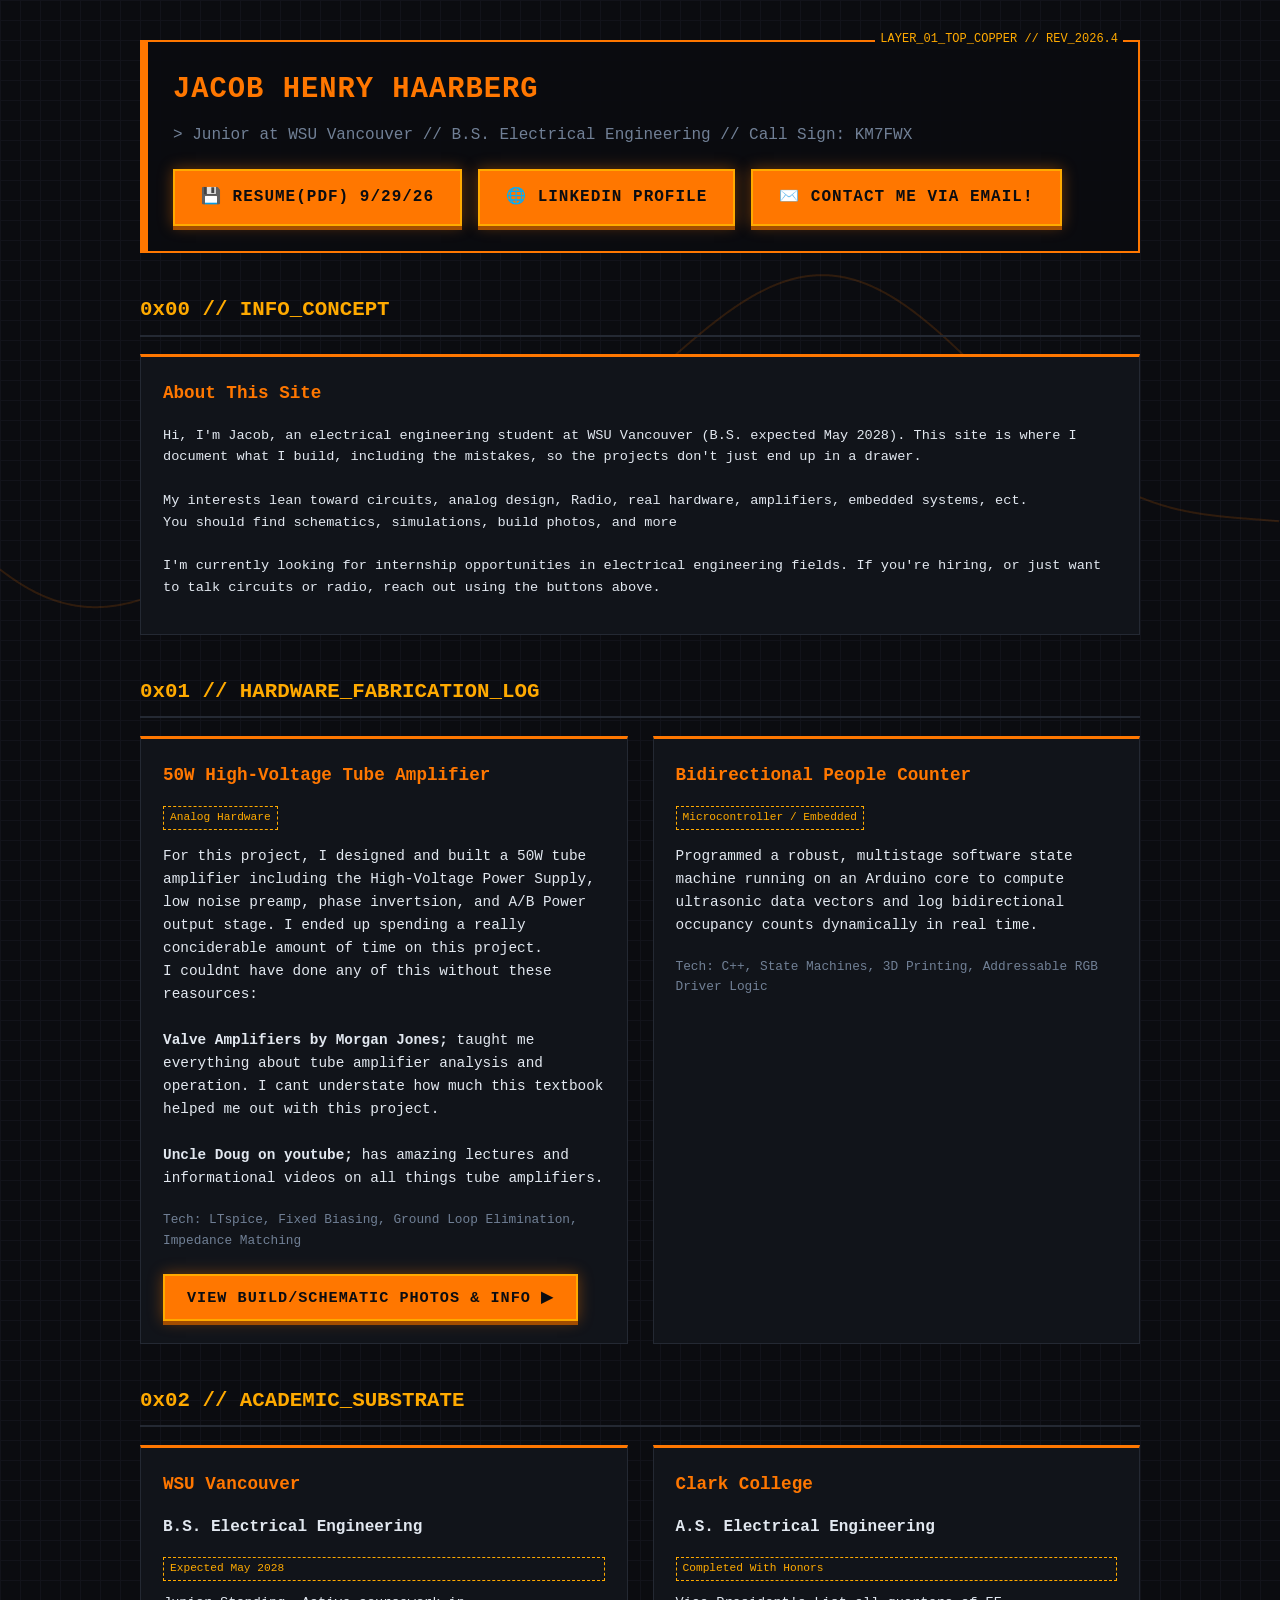
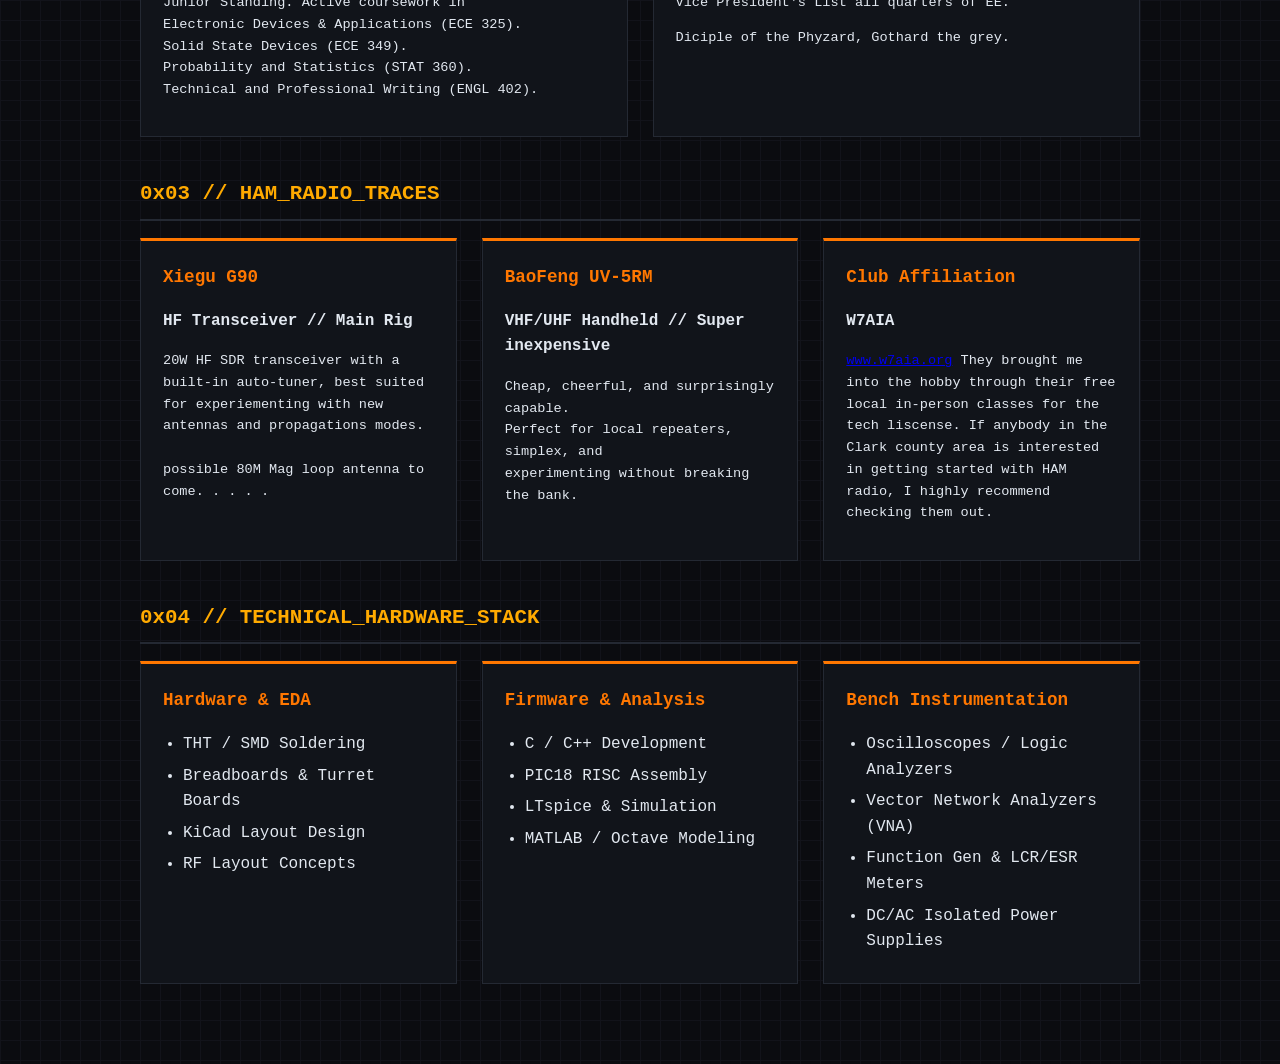
<file: index.html>
<!DOCTYPE html>
<html lang="en">
<head>
    <meta charset="UTF-8">
    <meta name="viewport" content="width=device-width, initial-scale=1.0">
    <title>Jacob Henry Haarberg | Electrical Engineering Portfolio</title>
    <link rel="stylesheet" href="style.css">
</head>
<body>



    <div class="container">
        <!-- HEADER / SILKSCREEN FABRIC-BLOCK REGISTRATION -->
        <header class="terminal-header">
            <h1>JACOB HENRY HAARBERG</h1>
            <p class="subtitle">> Junior at WSU Vancouver // B.S. Electrical Engineering //  Call Sign: KM7FWX</p>
            <div class="cv-links">
                <!-- Point these to where your physical PDFs are stored in your root directory -->
                <a href="jacob's_resume.pdf" class="btn" download>💾 Resume(PDF) 9/29/26</a>
                <a href="https://www.linkedin.com/in/jacob-henry-haarberg-58b234398/" target="_blank" class="btn">🌐 LinkedIn Profile</a>
                <a href="mailto:Jacob.Haarberg@outlook.com" class="btn">✉️ Contact Me Via Email!</a>
            </div>

        </header>



    <!-- Real-time Oscilloscope Background Trace Engine -->
    <canvas id="scopeCanvas"></canvas>
    


<!-- Introduction/info page -->
<section class="skills-section">
    <h2>0x00 // INFO_CONCEPT</h2>
    <div class="skills-grid">
        <div class="skill-card">
            <h3>About This Site</h3>
            <p style="font-size: 0.85rem; margin-top: 10px;">
                Hi, I'm Jacob, an electrical engineering student at WSU Vancouver
                (B.S. expected May 2028). This site is where I document what I build,
                including the mistakes, so the projects don't just end up in a drawer.
                <br><br>
                My interests lean toward circuits, analog design, Radio, real hardware, amplifiers,
                embedded systems, ect.<br>
                You should find schematics, simulations, build
                photos, and more
                <br><br>
                I'm currently looking for internship opportunities in
                electrical engineering fields. If you're hiring, or just want to talk
                circuits or radio, reach out using the buttons above.
            </p>
        </div>
    </div>
</section>



        <!-- HARDWARE PROJECTS GALLERY -->
        <section class="projects-section">
            <h2>0x01 // HARDWARE_FABRICATION_LOG</h2>
            <div class="projects-grid">
                
                <!-- Project 1: Tube Amp -->
                <article class="project-card">
                    <div class="project-header">
                        <h3>50W High-Voltage Tube Amplifier</h3>
                        <span class="status-tag">Analog Hardware</span>
                    </div>
                    <p class="project-desc">For this project, I designed and built a 50W tube amplifier including the High-Voltage Power Supply, low noise preamp, phase invertsion, and A/B Power output stage. I ended up spending a really conciderable amount of time on this project. 
                    <br>I couldnt have done any of this without these reasources: 
                    <br> <br><strong>Valve Amplifiers by Morgan Jones;</strong> taught me everything about tube amplifier analysis and operation. I cant understate how much this textbook helped me out with this project.
                    <br> <br><strong>Uncle Doug on youtube;</strong> has amazing lectures and informational videos on all things tube amplifiers.  </p>
                    <p style="font-size:0.8rem; color:var(--text-muted);">Tech: LTspice, Fixed Biasing, Ground Loop Elimination, Impedance Matching</p>
                    <div class="project-links">
                        <button class="btn-sm modal-trigger" data-target="amp-modal">View Build/Schematic Photos & info</button>
                    </div>
                </article>

                <!-- Project 2: People Counter -->
                <article class="project-card">
                    <div class="project-header">
                        <h3>Bidirectional People Counter</h3>
                        <span class="status-tag">Microcontroller / Embedded</span>
                    </div>
                    <p class="project-desc">Programmed a robust, multistage software state machine running on an Arduino core to compute ultrasonic data vectors and log bidirectional occupancy counts dynamically in real time.</p>
                    <p style="font-size:0.8rem; color:var(--text-muted);">Tech: C++, State Machines, 3D Printing, Addressable RGB Driver Logic</p>
                </article>

            </div>
        </section>
        


        <!-- EDUCATION MATRIX -->
        <section class="skills-section">
            <h2>0x02 // ACADEMIC_SUBSTRATE</h2>
            <div class="skills-grid">
                <div class="skill-card">
                    <h3>WSU Vancouver</h3>
                    <p><strong>B.S. Electrical Engineering</strong></p>
                    <p class="status-tag">Expected May 2028</p>
                    <p style="font-size: 0.85rem; margin-top: 10px;">Junior Standing. Active coursework in <br>
                        Electronic Devices & Applications (ECE 325). <br>
                        Solid State Devices (ECE 349). <br>
                        Probability and Statistics (STAT 360).<br>
                        Technical and Professional Writing (ENGL 402).<br>
                        </p>
                </div>
                <div class="skill-card">
                    <h3>Clark College</h3>
                    <p><strong>A.S. Electrical Engineering</strong></p>
                    <p class="status-tag">Completed With Honors</p>
                    <p style="font-size: 0.85rem; margin-top: 10px;">Vice President's List all quarters of EE.</p>
                    <p style="font-size: 0.85rem; margin-top: 10px;">Diciple of the Phyzard, Gothard the grey.</p>
                </div>
            </div>
        </section>



<!-- HAM Radio Traces -->
<section class="skills-section">
    <h2>0x03 // HAM_RADIO_TRACES</h2>
    <div class="skills-grid">
        <div class="skill-card">
            <h3>Xiegu G90</h3>
            <p><strong>HF Transceiver // Main Rig</strong></p>
            <p style="font-size: 0.85rem; margin-top: 10px;">
                20W HF SDR transceiver with a built-in auto-tuner,
                 best suited for experiementing with new antennas and propagations modes.
                <br><br>possible 80M Mag loop antenna to come. . . . .    
                </bk>
            </p>
        </div>
        <div class="skill-card">
            <h3>BaoFeng UV-5RM</h3>
            <p><strong>VHF/UHF Handheld // Super inexpensive </strong></p>
            <p style="font-size: 0.85rem; margin-top: 10px;">
                Cheap, cheerful, and surprisingly capable.<br>
                Perfect for local repeaters, simplex, and<br>
                experimenting without breaking the bank.
            </p>
        </div>
        <div class="skill-card">
            <h3>Club Affiliation</h3>
            <p><strong>W7AIA</strong></p>
            <p style="font-size: 0.85rem; margin-top: 10px;">
                <a href="https://www.w7aia.org/" target="_blank" rel="noopener noreferrer">www.w7aia.org</a>
                They brought me into the hobby through their free local in-person classes for the tech liscense. 
                If anybody in the Clark county area is interested in getting started with HAM radio, I highly recommend checking them out.
            </p>
        </div>
    </div>
</section>



        <!-- SKILLS MATRIX -->
        <section class="skills-section">
            <h2>0x04 // TECHNICAL_HARDWARE_STACK</h2>
            <div class="skills-grid">
                <div class="skill-card">
                    <h3>Hardware & EDA</h3>
                    <ul>
                        <li>THT / SMD Soldering</li>
                        <li>Breadboards & Turret Boards</li>
                        <li>KiCad Layout Design</li>
                        <li>RF Layout Concepts</li>
                    </ul>
                </div>
                <div class="skill-card">
                    <h3>Firmware & Analysis</h3>
                    <ul>
                        <li>C / C++ Development</li>
                        <li>PIC18 RISC Assembly</li>
                        <li>LTspice & Simulation</li>
                        <li>MATLAB / Octave Modeling</li>
                    </ul>
                </div>
                <div class="skill-card">
                    <h3>Bench Instrumentation</h3>
                    <ul>
                        <li>Oscilloscopes / Logic Analyzers</li>
                        <li>Vector Network Analyzers (VNA)</li>
                        <li>Function Gen & LCR/ESR Meters</li>
                        <li>DC/AC Isolated Power Supplies</li>
                    </ul>
                </div>
            </div>
        </section>



    <!-- MODAL POPUPS (TRIGGERS TO SHOW SCHEMATICS OR PHOTOS) -->
<!-- AMP MODAL -->
<div id="amp-modal" class="modal">
    <div class="modal-content">
        <span class="close-btn">&times;</span>
        <h2>50W High-Voltage Tube Amp — LTspice & Assembly Specs</h2>
        <div class="gallery" data-gallery="amp"></div>
    </div>
</div>

<!-- COUNTER MODAL -->
<div id="counter-modal" class="modal">
    <div class="modal-content">
        <span class="close-btn">&times;</span>
        <h2>3D Printed RGB 7-Segment Display Module</h2>
        <div class="gallery" data-gallery=t-desc">Programmed a robust, multistage software state machine running on an Arduino core to compute ultrasonic data vectors and log bidirectional occupancy counts dynamically in real time.</p>
                    <p style="font-size:0.8rem; color:var(--text-muted);">Tech: C++, State Machines, 3D Printing, Addressable RGB Driver Logic</p>
                </article>"counter"></div>
    </div>
</div>

    <script src="script.js"></script>
</body>
</html>
</file>
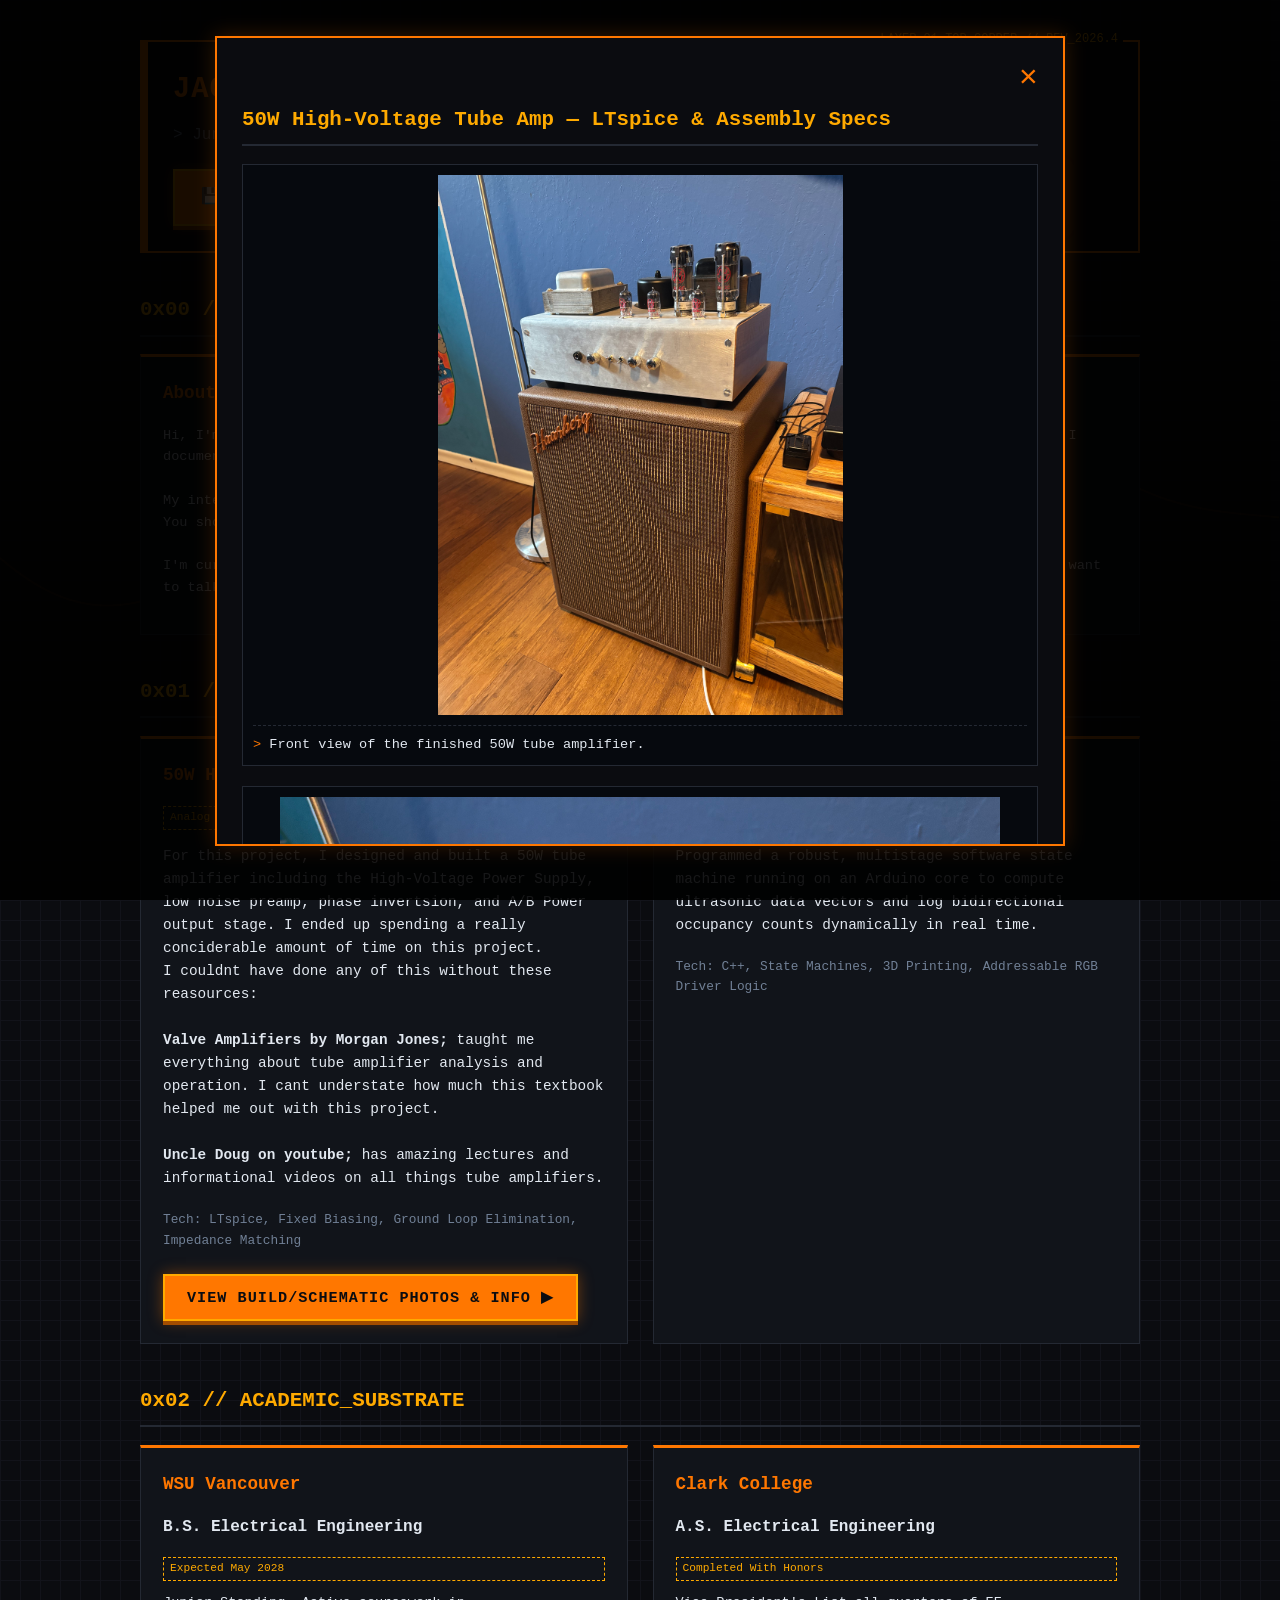
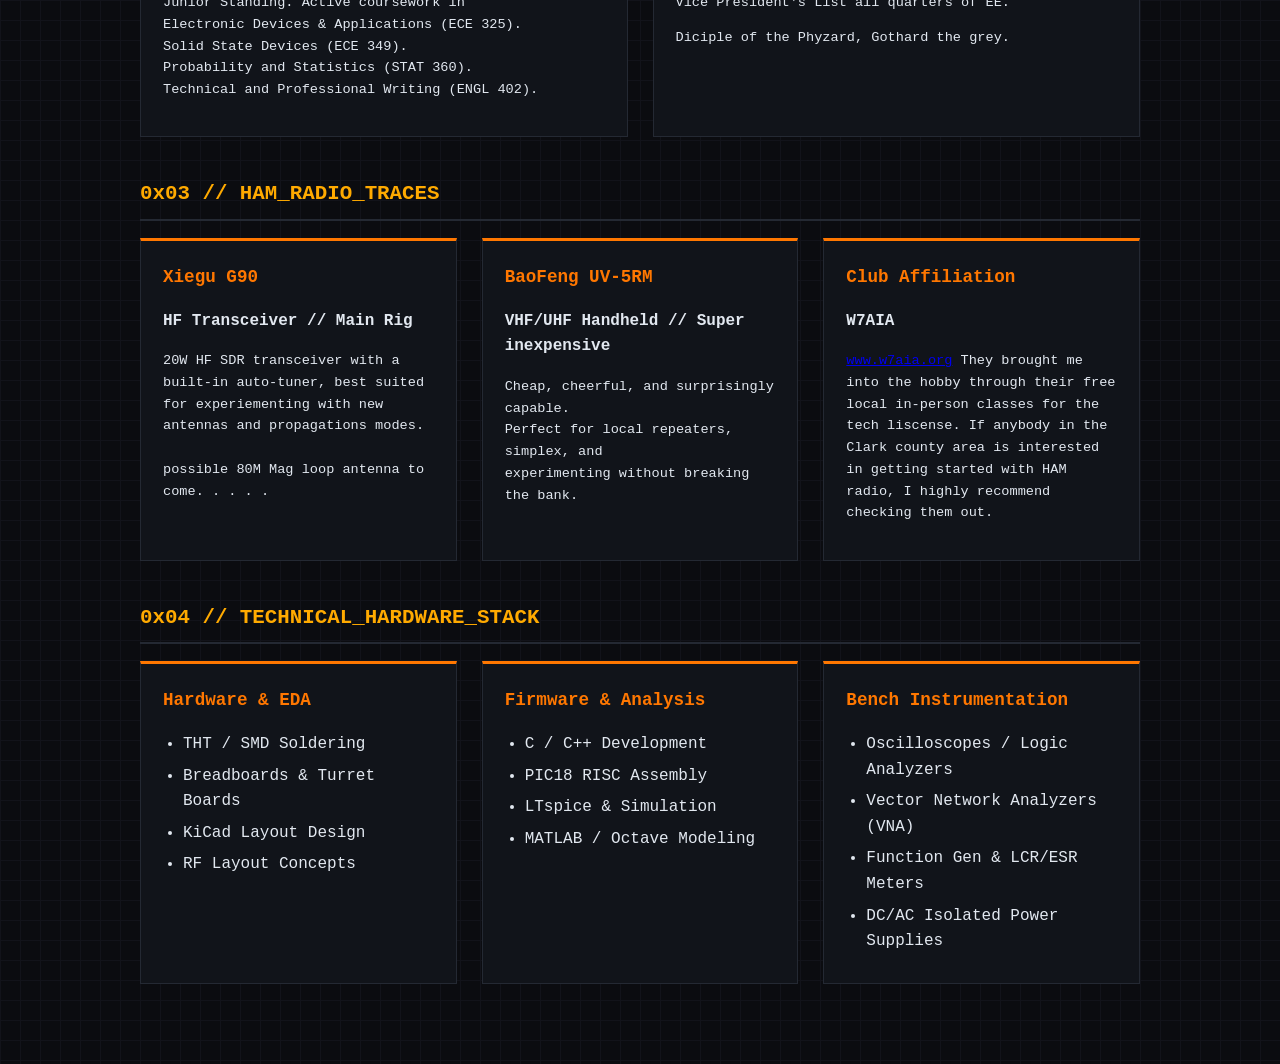
<file: tubeamp/index.html>
<!DOCTYPE html>
<html lang="en">
<head>
    <meta charset="UTF-8">
    <title>50W Tube Amp | Jacob Haarberg</title>
    <meta http-equiv="refresh" content="0; url=../index.html#amp-modal">
    <link rel="canonical" href="https://jacobhaarberg.dev/">
    <script>window.location.replace("../index.html#amp-modal");</script>
</head>
<body>
    <p>Redirecting to the <a href="../index.html#amp-modal">50W tube amp build</a>...</p>
</body>
</html>
</file>
<file: style.css>
:root {
    --bg-color: #0b0c10;          /* Deep matte obsidian black */
    --pcb-grid: #12131a;          /* Background substrate grid line */
    --copper-orange: #ff7700;     /* Vibrant trace copper orange */
    --solder-gold: #ffaa00;       /* Component pads and highlights */
    --text-primary: #e2e8f0;      /* Clean, readable technical white */
    --text-muted: #718096;        /* Subdued text for structural notes */
    --border-trace: #242933;      /* Dark trace lines */
}

body {
    background-color: var(--bg-color);
    /* PCB Substrate grid pattern */
    background-image: 
        linear-gradient(var(--pcb-grid) 1px, transparent 1px),
        linear-gradient(90deg, var(--pcb-grid) 1px, transparent 1px);
    background-size: 20px 20px;
    color: var(--text-primary);
    font-family: 'Courier New', Courier, monospace;
    line-height: 1.6;
    margin: 0;
    padding: 0;
}

/* Removes the old fuzzy CRT line overlay completely */
.crt-overlay {
    display: none;
}

.container {
    max-width: 1000px;
    margin: 0 auto;
    padding: 40px 20px;
}

/* Header styled like a manufacturing fabrication block */
header.terminal-header {
    border: 2px solid var(--copper-orange);
    border-left: 8px solid var(--copper-orange); /* Thick trace anchor */
    padding: 25px;
    background: rgba(11, 12, 16, 0.9);
    margin-bottom: 40px;
    position: relative;
}

/* Small aesthetic designators mimicking silkscreen markings */
header.terminal-header::before {
    content: "LAYER_01_TOP_COPPER // REV_2026.4";
    position: absolute;
    top: -12px;
    right: 15px;
    background: var(--bg-color);
    color: var(--solder-gold);
    font-size: 0.75rem;
    padding: 0 5px;
}

h1 { 
    color: var(--copper-orange); 
    margin: 0 0 10px 0; 
    font-size: 1.8rem;
    font-weight: 700;
    letter-spacing: 1px;
}

h2 { 
    color: var(--solder-gold); 
    border-bottom: 2px solid var(--border-trace); 
    padding-bottom: 8px;
    font-size: 1.3rem;
    margin-top: 40px;
}

.subtitle {
    color: var(--text-muted);
    margin: 0 0 20px 0;
}

/* Technical Copper Interface Buttons */
.btn, .btn-sm {
    background: transparent;
    color: var(--copper-orange);
    border: 1px solid var(--copper-orange);
    padding: 10px 18px;
    cursor: pointer;
    font-family: inherit;
    font-weight: bold;
    text-decoration: none;
    display: inline-block;
    margin-right: 12px;
    margin-top: 10px;
    transition: all 0.2s ease-in-out;
}

.btn:hover, .btn-sm:hover {
    background: rgba(255, 119, 0, 0.1);
    color: var(--solder-gold);
    border-color: var(--solder-gold);
    box-shadow: 0 0 8px rgba(255, 170, 0, 0.3);
}

.btn-sm { 
    padding: 6px 12px; 
    font-size: 0.8rem; 
}

/* Grid Layouts for Content Matrix */
.skills-grid, .projects-grid {
    display: grid;
    grid-template-columns: repeat(auto-fit, minmax(280px, 1fr));
    gap: 25px;
    margin-bottom: 40px;
}

/* Cards styled to look like mounted silicon components */
.skill-card, .project-card {
    border: 1px solid var(--border-trace);
    border-top: 3px solid var(--copper-orange); /* Solder mask link */
    padding: 22px;
    background: #11141a;
    position: relative;
}

.skill-card h3, .project-card h3 {
    color: var(--copper-orange);
    margin-top: 0;
    font-size: 1.1rem;
}

.skill-card ul {
    padding-left: 20px;
    margin: 0;
}

.skill-card li {
    margin-bottom: 6px;
    color: var(--text-primary);
}

.project-header {
    display: flex;
    justify-content: space-between;
    align-items: center;
    flex-wrap: wrap;
    margin-bottom: 12px;
}

.project-desc {
    color: var(--text-primary);
    font-size: 0.9rem;
    margin-bottom: 20px;
}

/* Component status tags resembling silkscreen test point indicators */
.status-tag {
    font-size: 0.7rem;
    background: transparent;
    padding: 2px 6px;
    border: 1px dashed var(--solder-gold);
    color: var(--solder-gold);
}

/* Modal Popups for Schematics/Blueprints */
.modal {
    display: none;
    position: fixed;
    top: 0; left: 0;
    width: 100%; height: 100%;
    background: rgba(0, 0, 0, 0.9);
    z-index: 1000;
}

.modal-content {
    background: var(--bg-color);
    position: relative;
    margin: 4vh auto;          /* small gap top and bottom */
    padding: 25px;
    width: 85%;
    max-width: 850px;
    max-height: 90vh;          /* never taller than the screen */
    overflow-y: auto;          /* scrolls inside the box */
    box-sizing: border-box;
    border: 2px solid var(--copper-orange);
    box-shadow: 0 0 20px rgba(255, 119, 0, 0.2);
}

.close-btn {
    position: sticky;
    top: 0;
    float: right;
    font-size: 2rem;
    cursor: pointer;
    color: var(--copper-orange);
    line-height: 1;
    z-index: 10;
} 

.close-btn:hover {
    color: var(--solder-gold);
}

/* Blueprint viewer module inside the popup window */
.blueprint-placeholder {
    border: 1px solid var(--border-trace);
    height: 350px;
    display: flex;
    align-items: center;
    justify-content: center;
    background: #06090e; 
    color: var(--text-muted);
    font-size: 0.9rem;
}
/* Oscilloscope Background Canvas Layer */
#scopeCanvas {
    position: fixed;
    top: 0;
    left: 0;
    width: 100vw;
    height: 100vh;
    z-index: -1;          /* Locks it strictly behind your text and cards */
    pointer-events: none; /* Allows you to still click buttons right through it */
    opacity: 0.15;        /* Subdued baseline brightness so your text stays highly readable */
}

.gallery {
    display: flex;
    flex-direction: column;
    gap: 20px;
}

.gallery figure {
    margin: 0;
    border: 1px solid var(--border-trace);
    background: #06090e;
    padding: 10px;
}

.gallery img {
    display: block;
    width: 100%;
    max-height: 60vh;
    object-fit: contain;
    cursor: zoom-in;
}

.gallery figcaption {
    margin-top: 10px;
    padding-top: 8px;
    border-top: 1px dashed var(--border-trace);
    font-size: 0.85rem;
    color: var(--text-primary);
}

.gallery figcaption::before {
    content: "> ";
    color: var(--copper-orange);
}

/* Prominent "View" buttons */
.btn-sm {
    background: var(--copper-orange);
    color: #0b0c10;                 /* dark text on orange for contrast */
    border: 2px solid var(--solder-gold);
    padding: 12px 22px;
    font-size: 0.95rem;
    font-weight: 700;
    letter-spacing: 1px;
    text-transform: uppercase;
    cursor: pointer;
    box-shadow: 0 4px 0 #a34d00,    /* solid "3D" edge */
                0 0 14px rgba(255, 119, 0, 0.4);  /* glow */
    transition: transform 0.1s ease, box-shadow 0.1s ease, background 0.2s ease;
}

.btn-sm::after {
    content: "  ▶";
}

.btn-sm:hover {
    background: var(--solder-gold);
    color: #0b0c10;
    border-color: var(--solder-gold);
    transform: translateY(-2px);
    box-shadow: 0 6px 0 #a34d00,
                0 0 22px rgba(255, 170, 0, 0.6);
}

.btn-sm:active {
    transform: translateY(4px);     /* pushes down like a real button */
    box-shadow: 0 0 0 #a34d00,
                0 0 10px rgba(255, 119, 0, 0.4);
}

.btn-sm:focus-visible {
    outline: 3px solid var(--text-primary);
    outline-offset: 3px;
}

/* Prominent header buttons (Resume, LinkedIn, Email) */
.cv-links {
    display: flex;
    flex-wrap: wrap;
    gap: 16px;
    margin-top: 20px;
}

.cv-links .btn {
    background: var(--copper-orange);
    color: #0b0c10;
    border: 2px solid var(--solder-gold);
    padding: 14px 26px;
    margin: 0;                       /* gap handles spacing now */
    font-size: 1rem;
    font-weight: 700;
    letter-spacing: 1px;
    text-transform: uppercase;
    text-decoration: none;
    box-shadow: 0 4px 0 #a34d00,
                0 0 14px rgba(255, 119, 0, 0.4);
    transition: transform 0.1s ease, box-shadow 0.1s ease, background 0.2s ease;
}

.cv-links .btn:hover {
    background: var(--solder-gold);
    color: #0b0c10;
    border-color: var(--solder-gold);
    transform: translateY(-2px);
    box-shadow: 0 6px 0 #a34d00,
                0 0 22px rgba(255, 170, 0, 0.6);
}

.cv-links .btn:active {
    transform: translateY(4px);
    box-shadow: 0 0 0 #a34d00,
                0 0 10px rgba(255, 119, 0, 0.4);
}

.cv-links .btn:focus-visible {
    outline: 3px solid var(--text-primary);
    outline-offset: 3px;
}
</file>
